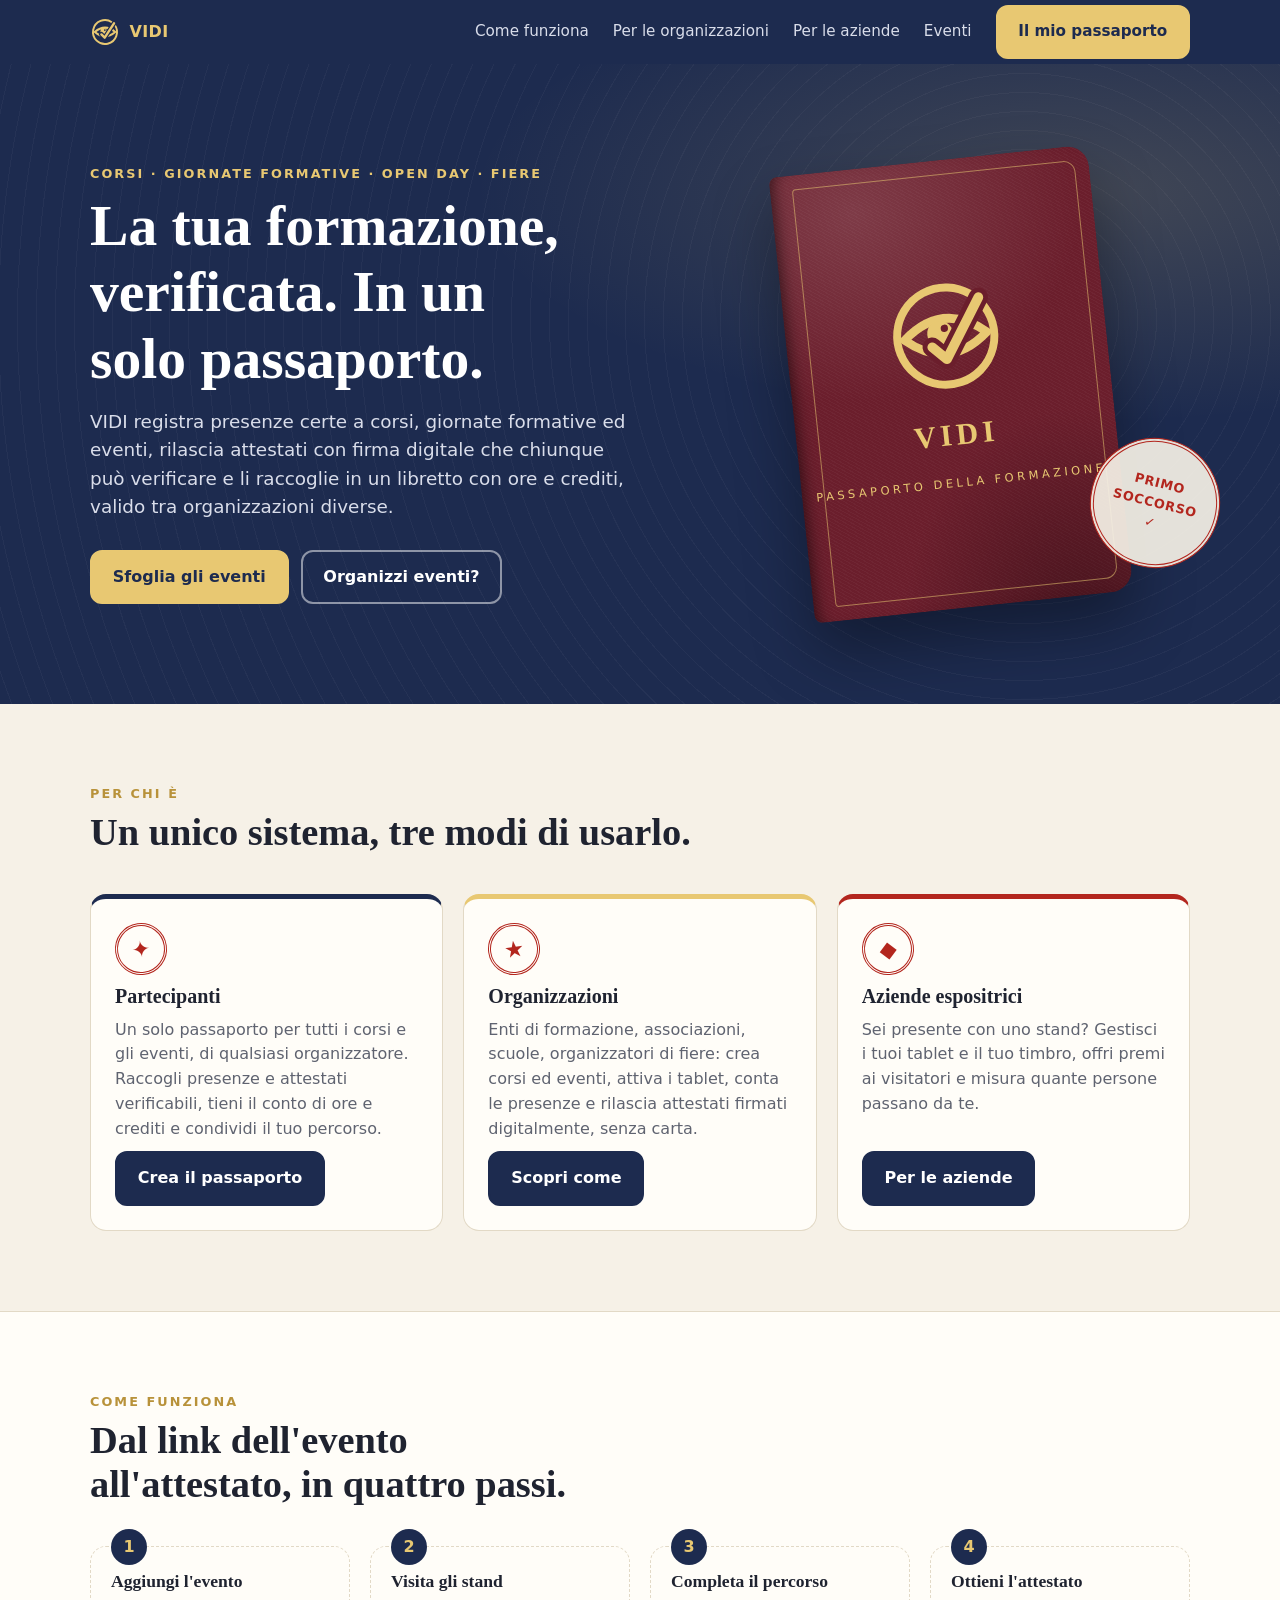
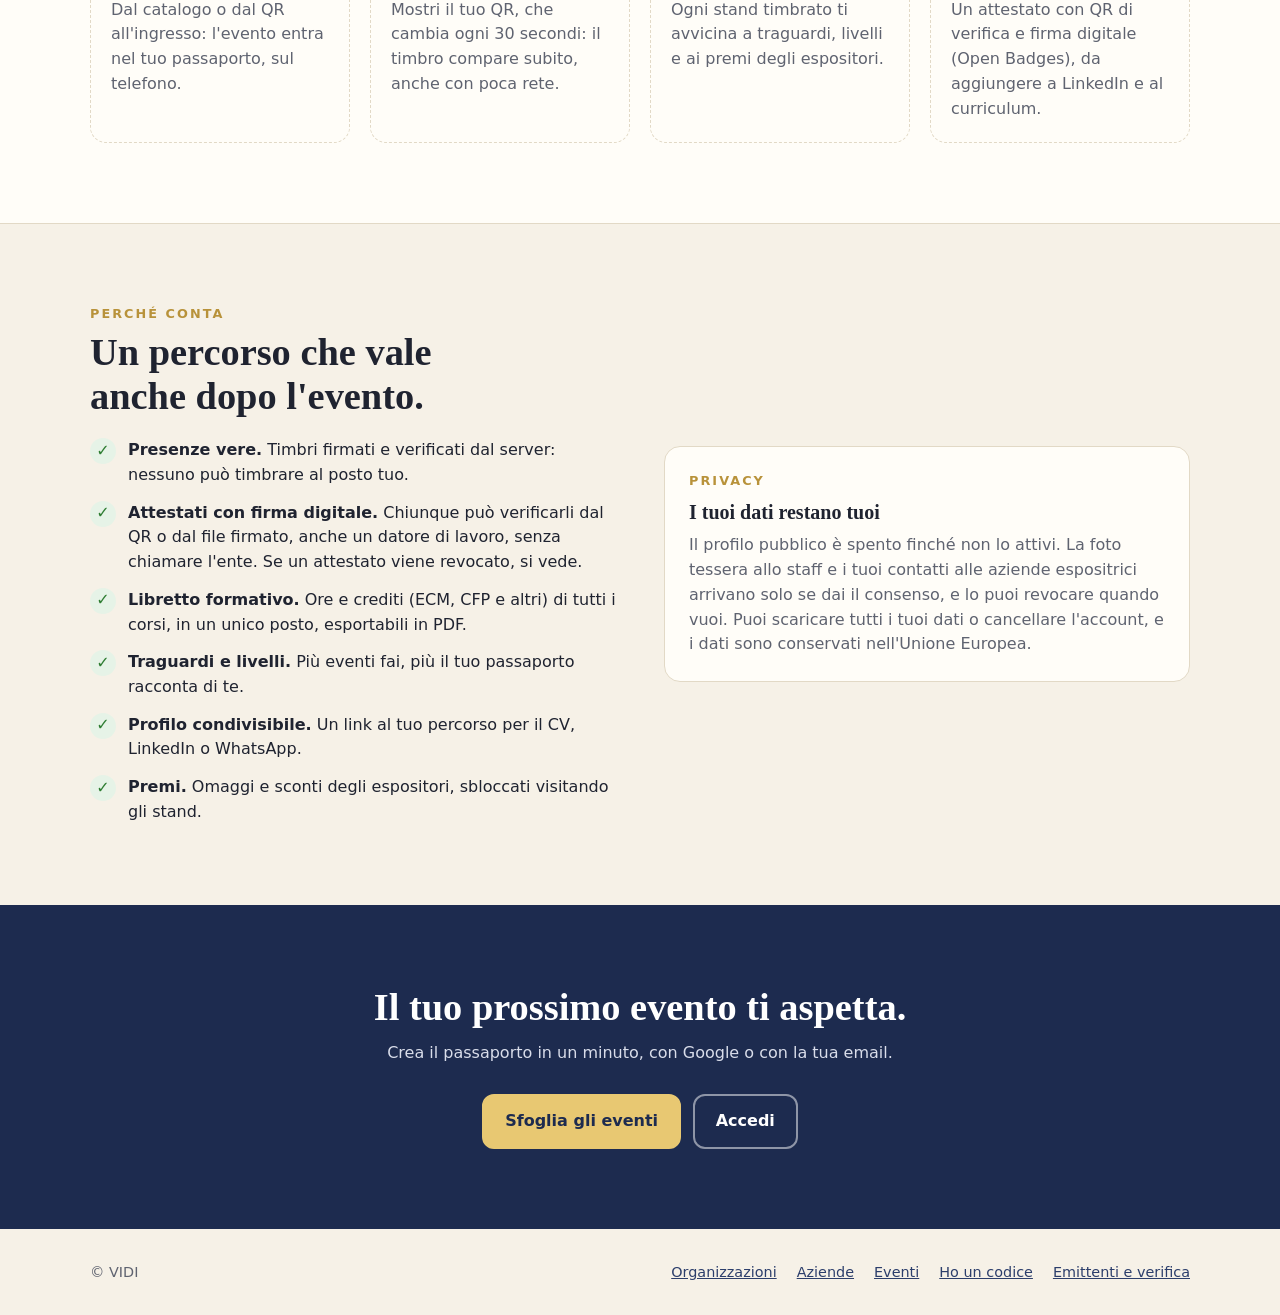
<file: index.html>
<!doctype html>
<html lang="it">
  <head>
    <meta charset="UTF-8" />
    <meta name="viewport" content="width=device-width, initial-scale=1.0" />
    <title>VIDI</title>
    <meta
      name="description"
      content="VIDI, il passaporto digitale della formazione verificata: presenze certe a corsi ed eventi, attestati con firma digitale verificabili da chiunque, libretto con ore e crediti."
    />
    <meta name="theme-color" content="#1d2b4f" />
    <link rel="icon" type="image/svg+xml" href="vidi-symbol.svg" />
    <link rel="stylesheet" href="style.css" />
    <script src="config.js" defer></script>
  </head>
  <body>
    <header class="site-header">
      <div class="wrap">
        <a class="logo" href="index.html">
          <svg viewBox="0 0 200 200" fill="none" stroke="currentColor" stroke-linecap="round" stroke-linejoin="round" aria-hidden="true">
            <path d="M 163.9 51.9 A 80 80 0 1 1 145.9 34.5" stroke-width="13" />
            <path d="M 32 100 Q 100 42 168 100 Q 100 158 32 100 Z" stroke-width="14" />
            <circle cx="91" cy="95" r="21" fill="currentColor" stroke="none" />
            <circle cx="99" cy="87" r="6" style="fill: var(--navy)" stroke="none" />
            <path d="M 76 116 L 98 138 L 160 42" stroke-width="32" style="stroke: var(--navy)" />
            <path d="M 76 116 L 98 138 L 160 42" stroke-width="16" />
          </svg>
          <span data-brand>VIDI</span>
        </a>
        <button class="nav-toggle" aria-expanded="false" aria-controls="nav">Menu</button>
        <nav class="site-nav" id="nav">
          <a href="#come-funziona">Come funziona</a>
          <a href="organizzazioni.html">Per le organizzazioni</a>
          <a href="aziende.html">Per le aziende</a>
          <a data-app="events" href="https://www.formazionesicurezza.org/protezionecivile/passaporto_formazione/events">Eventi</a>
          <a class="btn" data-app="" href="https://www.formazionesicurezza.org/protezionecivile/passaporto_formazione/">Il mio passaporto</a>
        </nav>
      </div>
    </header>

    <main>
      <section class="hero">
        <div class="wrap">
          <div>
            <span class="eyebrow">Corsi · Giornate formative · Open day · Fiere</span>
            <h1>La tua formazione, verificata. In un solo passaporto.</h1>
            <p class="lead">
              VIDI registra presenze certe a corsi, giornate formative ed eventi, rilascia attestati con firma digitale
              che chiunque può verificare e li raccoglie in un libretto con ore e crediti, valido tra organizzazioni
              diverse.
            </p>
            <div class="actions">
              <a class="btn" data-app="events" href="https://www.formazionesicurezza.org/protezionecivile/passaporto_formazione/events">Sfoglia gli eventi</a>
              <a class="btn ghost" href="organizzazioni.html">Organizzi eventi?</a>
            </div>
          </div>
          <div aria-hidden="true" style="position: relative">
            <div class="passport">
              <svg viewBox="0 0 200 200" fill="none" stroke="currentColor" stroke-linecap="round" stroke-linejoin="round" aria-hidden="true">
            <path d="M 163.9 51.9 A 80 80 0 1 1 145.9 34.5" stroke-width="13" />
            <path d="M 32 100 Q 100 42 168 100 Q 100 158 32 100 Z" stroke-width="14" />
            <circle cx="91" cy="95" r="21" fill="currentColor" stroke="none" />
            <circle cx="99" cy="87" r="6" style="fill: var(--passport-color)" stroke="none" />
            <path d="M 76 116 L 98 138 L 160 42" stroke-width="32" style="stroke: var(--passport-color)" />
            <path d="M 76 116 L 98 138 L 160 42" stroke-width="16" />
          </svg>
              <strong>VIDI</strong>
              <span>Passaporto della formazione</span>
            </div>
            <div class="stamp-mark">Primo<br />soccorso<br />✓</div>
          </div>
        </div>
      </section>

      <section id="per-chi">
        <div class="wrap">
          <div class="section-head">
            <span class="eyebrow">Per chi è</span>
            <h2>Un unico sistema, tre modi di usarlo.</h2>
          </div>
          <div class="grid">
            <article class="card audience">
              <span class="icon" aria-hidden="true">✦</span>
              <h3>Partecipanti</h3>
              <p>
                Un solo passaporto per tutti i corsi e gli eventi, di qualsiasi organizzatore. Raccogli presenze e
                attestati verificabili, tieni il conto di ore e crediti e condividi il tuo percorso.
              </p>
              <a class="btn dark" data-app="login" href="https://www.formazionesicurezza.org/protezionecivile/passaporto_formazione/login">Crea il passaporto</a>
            </article>
            <article class="card audience gold">
              <span class="icon" aria-hidden="true">★</span>
              <h3>Organizzazioni</h3>
              <p>
                Enti di formazione, associazioni, scuole, organizzatori di fiere: crea corsi ed eventi, attiva i tablet,
                conta le presenze e rilascia attestati firmati digitalmente, senza carta.
              </p>
              <a class="btn dark" href="organizzazioni.html">Scopri come</a>
            </article>
            <article class="card audience red">
              <span class="icon" aria-hidden="true">◆</span>
              <h3>Aziende espositrici</h3>
              <p>
                Sei presente con uno stand? Gestisci i tuoi tablet e il tuo timbro, offri premi ai visitatori e misura quante
                persone passano da te.
              </p>
              <a class="btn dark" href="aziende.html">Per le aziende</a>
            </article>
          </div>
        </div>
      </section>

      <section id="come-funziona" class="alt">
        <div class="wrap">
          <div class="section-head">
            <span class="eyebrow">Come funziona</span>
            <h2>Dal link dell'evento all'attestato, in quattro passi.</h2>
          </div>
          <ol class="steps">
            <li>
              <h3>Aggiungi l'evento</h3>
              <p>Dal catalogo o dal QR all'ingresso: l'evento entra nel tuo passaporto, sul telefono.</p>
            </li>
            <li>
              <h3>Visita gli stand</h3>
              <p>Mostri il tuo QR, che cambia ogni 30 secondi: il timbro compare subito, anche con poca rete.</p>
            </li>
            <li>
              <h3>Completa il percorso</h3>
              <p>Ogni stand timbrato ti avvicina a traguardi, livelli e ai premi degli espositori.</p>
            </li>
            <li>
              <h3>Ottieni l'attestato</h3>
              <p>Un attestato con QR di verifica e firma digitale (Open Badges), da aggiungere a LinkedIn e al curriculum.</p>
            </li>
          </ol>
        </div>
      </section>

      <section>
        <div class="wrap split">
          <div>
            <span class="eyebrow">Perché conta</span>
            <h2 style="margin: 0.4rem 0 1.25rem; font-size: clamp(1.7rem, 4vw, 2.4rem)">Un percorso che vale anche dopo l'evento.</h2>
            <ul class="checklist">
              <li><span><strong>Presenze vere.</strong> Timbri firmati e verificati dal server: nessuno può timbrare al posto tuo.</span></li>
              <li><span><strong>Attestati con firma digitale.</strong> Chiunque può verificarli dal QR o dal file firmato, anche un datore di lavoro, senza chiamare l'ente. Se un attestato viene revocato, si vede.</span></li>
              <li><span><strong>Libretto formativo.</strong> Ore e crediti (ECM, CFP e altri) di tutti i corsi, in un unico posto, esportabili in PDF.</span></li>
              <li><span><strong>Traguardi e livelli.</strong> Più eventi fai, più il tuo passaporto racconta di te.</span></li>
              <li><span><strong>Profilo condivisibile.</strong> Un link al tuo percorso per il CV, LinkedIn o WhatsApp.</span></li>
              <li><span><strong>Premi.</strong> Omaggi e sconti degli espositori, sbloccati visitando gli stand.</span></li>
            </ul>
          </div>
          <div class="card">
            <span class="eyebrow">Privacy</span>
            <h3>I tuoi dati restano tuoi</h3>
            <p>
              Il profilo pubblico è spento finché non lo attivi. La foto tessera allo staff e i tuoi contatti alle aziende
              espositrici arrivano solo se dai il consenso, e lo puoi revocare quando vuoi. Puoi scaricare tutti i tuoi dati
              o cancellare l'account, e i dati sono conservati nell'Unione Europea.
            </p>
          </div>
        </div>
      </section>

      <section class="cta">
        <div class="wrap">
          <h2>Il tuo prossimo evento ti aspetta.</h2>
          <p>Crea il passaporto in un minuto, con Google o con la tua email.</p>
          <div class="actions">
            <a class="btn" data-app="events" href="https://www.formazionesicurezza.org/protezionecivile/passaporto_formazione/events">Sfoglia gli eventi</a>
            <a class="btn ghost" data-app="login" href="https://www.formazionesicurezza.org/protezionecivile/passaporto_formazione/login">Accedi</a>
          </div>
        </div>
      </section>
    </main>

    <footer>
      <div class="wrap">
        <span>© <span data-brand>VIDI</span></span>
        <nav>
          <a href="organizzazioni.html">Organizzazioni</a>
          <a href="aziende.html">Aziende</a>
          <a data-app="events" href="https://www.formazionesicurezza.org/protezionecivile/passaporto_formazione/events">Eventi</a>
          <a data-app="accreditation" href="https://www.formazionesicurezza.org/protezionecivile/passaporto_formazione/accreditation">Ho un codice</a>
          <a href="emittenti/">Emittenti e verifica</a>
        </nav>
      </div>
    </footer>
  </body>
</html>
</file>
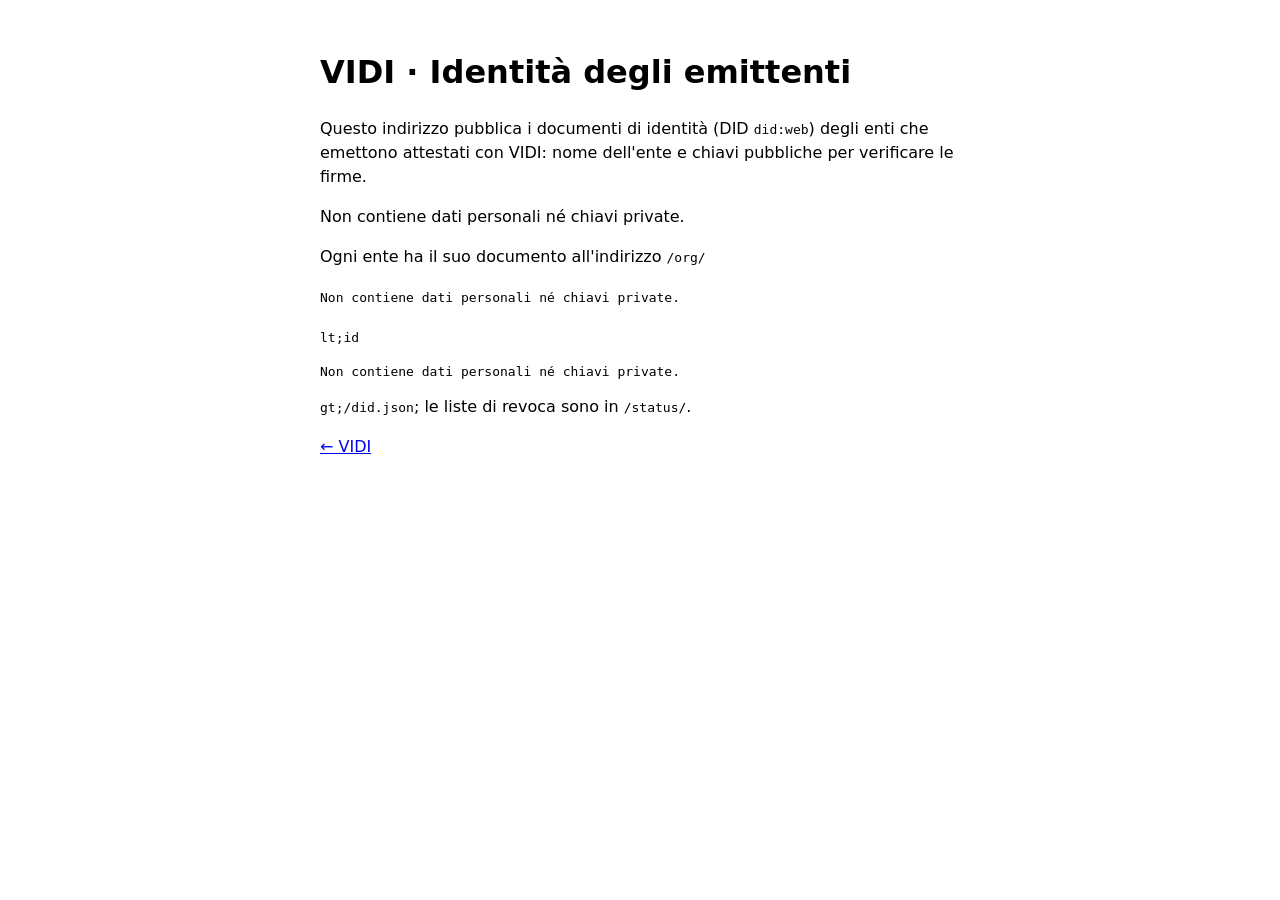
<file: emittenti/index.html>
<!doctype html>
<html lang="it">
<head><meta charset="utf-8"><meta name="viewport" content="width=device-width, initial-scale=1"><title>VIDI · Identità degli emittenti</title></head>
<body style="font-family:system-ui,sans-serif;max-width:40rem;margin:3rem auto;padding:0 1rem;line-height:1.5">
<h1>VIDI · Identità degli emittenti</h1>
<p>Questo indirizzo pubblica i documenti di identità (DID <code>did:web</code>) degli enti che emettono attestati con VIDI: nome dell'ente e chiavi pubbliche per verificare le firme.</p>
<p>Non contiene dati personali né chiavi private.</p>
<p>Ogni ente ha il suo documento all'indirizzo <code>/org/<p>Non contiene dati personali né chiavi private.</p>lt;id<p>Non contiene dati personali né chiavi private.</p>gt;/did.json</code>; le liste di revoca sono in <code>/status/</code>.</p>
<p><a href="../">← VIDI</a></p>
</body>
</html>
</file>
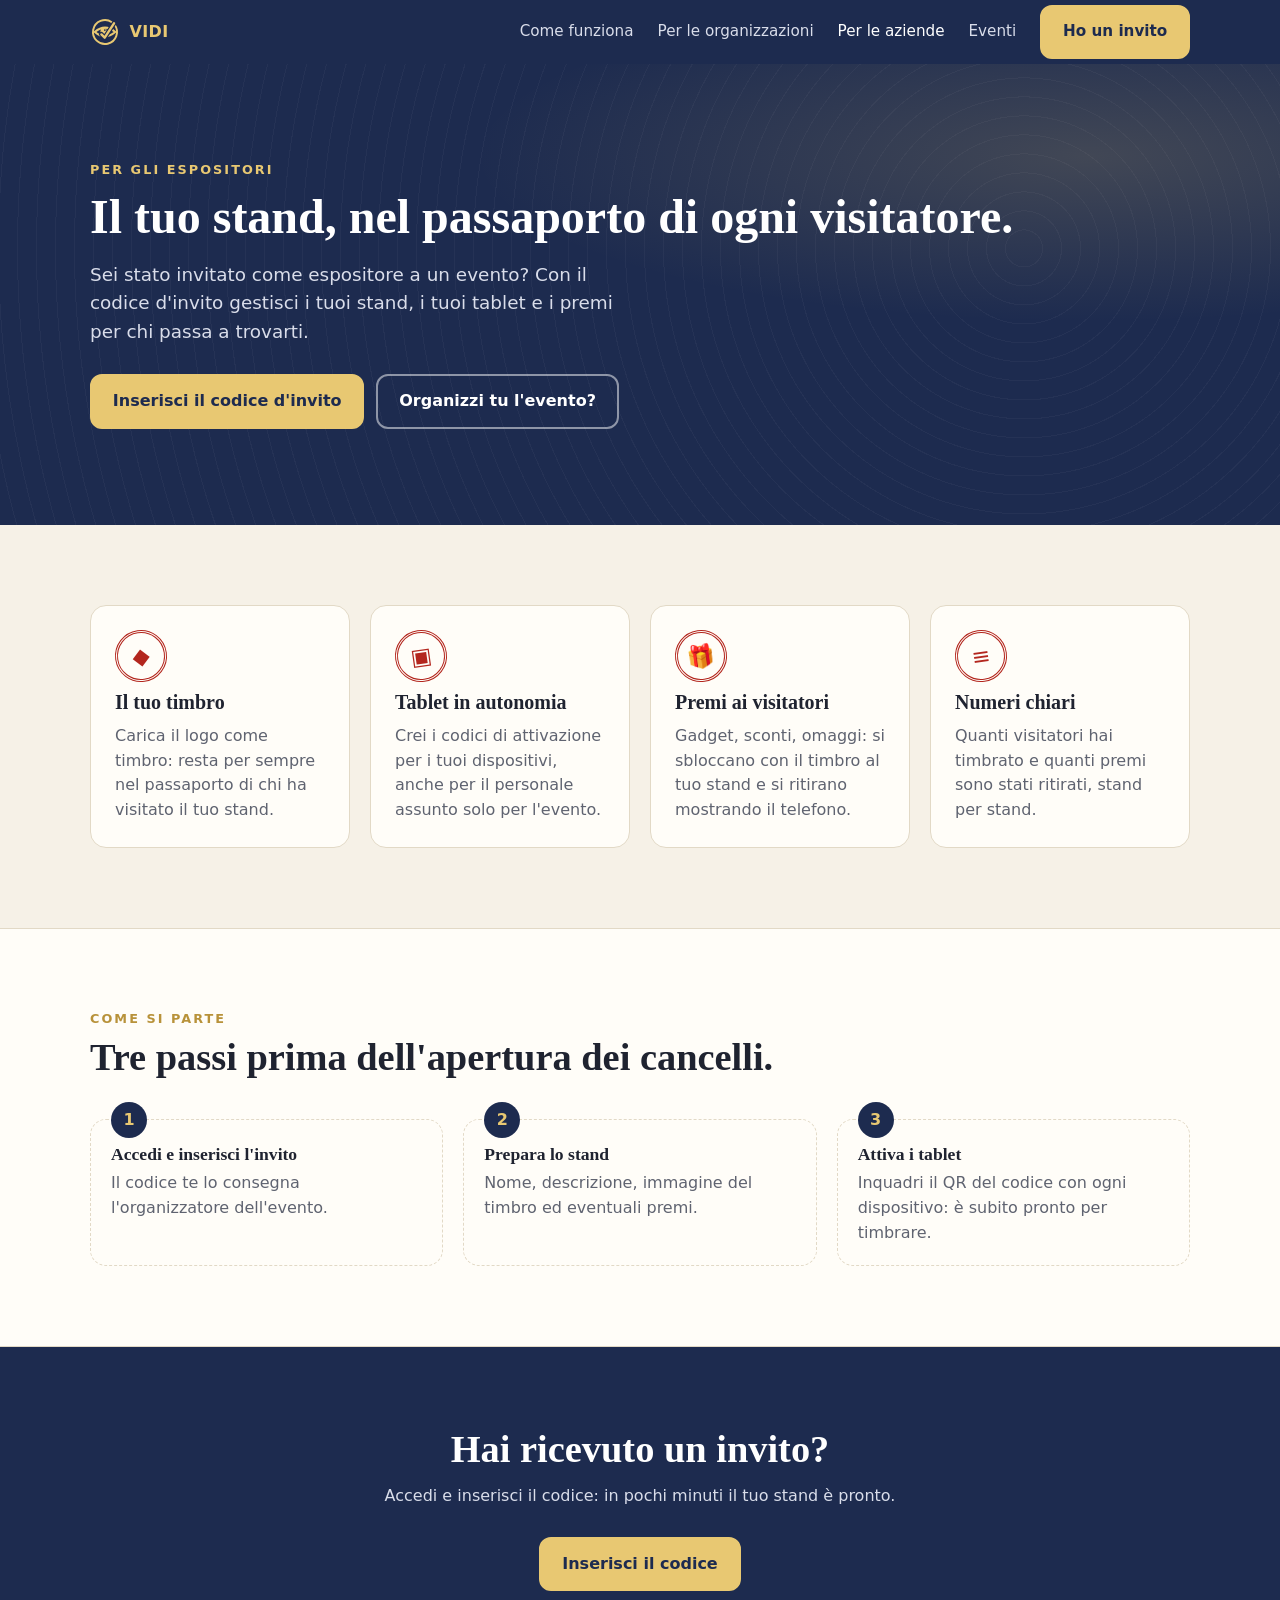
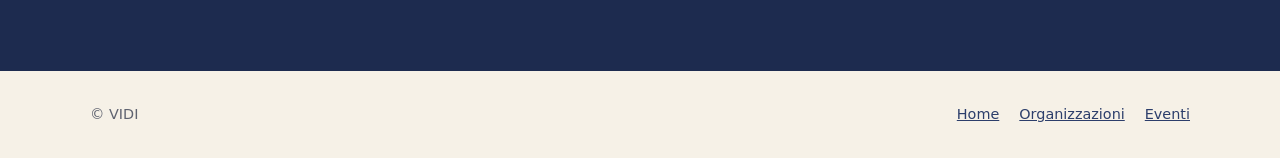
<file: aziende.html>
<!doctype html>
<html lang="it">
  <head>
    <meta charset="UTF-8" />
    <meta name="viewport" content="width=device-width, initial-scale=1.0" />
    <title>Per le aziende · VIDI</title>
    <meta
      name="description"
      content="Espositori a fiere ed eventi: attiva i tablet del tuo stand, personalizza il timbro, offri premi ai visitatori e misura il passaggio allo stand."
    />
    <meta name="theme-color" content="#1d2b4f" />
    <link rel="icon" type="image/svg+xml" href="vidi-symbol.svg" />
    <link rel="stylesheet" href="style.css" />
    <script src="config.js" defer></script>
  </head>
  <body>
    <header class="site-header">
      <div class="wrap">
        <a class="logo" href="index.html">
          <svg viewBox="0 0 200 200" fill="none" stroke="currentColor" stroke-linecap="round" stroke-linejoin="round" aria-hidden="true">
            <path d="M 163.9 51.9 A 80 80 0 1 1 145.9 34.5" stroke-width="13" />
            <path d="M 32 100 Q 100 42 168 100 Q 100 158 32 100 Z" stroke-width="14" />
            <circle cx="91" cy="95" r="21" fill="currentColor" stroke="none" />
            <circle cx="99" cy="87" r="6" style="fill: var(--navy)" stroke="none" />
            <path d="M 76 116 L 98 138 L 160 42" stroke-width="32" style="stroke: var(--navy)" />
            <path d="M 76 116 L 98 138 L 160 42" stroke-width="16" />
          </svg>
          <span data-brand>VIDI</span>
        </a>
        <button class="nav-toggle" aria-expanded="false" aria-controls="nav">Menu</button>
        <nav class="site-nav" id="nav">
          <a href="index.html#come-funziona">Come funziona</a>
          <a href="organizzazioni.html">Per le organizzazioni</a>
          <a href="aziende.html" aria-current="page">Per le aziende</a>
          <a data-app="events" href="https://www.formazionesicurezza.org/protezionecivile/passaporto_formazione/events">Eventi</a>
          <a class="btn" data-app="accreditation" href="https://www.formazionesicurezza.org/protezionecivile/passaporto_formazione/accreditation">Ho un invito</a>
        </nav>
      </div>
    </header>

    <main>
      <section class="hero small">
        <div class="wrap">
          <div>
            <span class="eyebrow">Per gli espositori</span>
            <h1>Il tuo stand, nel passaporto di ogni visitatore.</h1>
            <p class="lead">
              Sei stato invitato come espositore a un evento? Con il codice d'invito gestisci i tuoi stand, i tuoi tablet e
              i premi per chi passa a trovarti.
            </p>
            <div class="actions">
              <a class="btn" data-app="accreditation" href="https://www.formazionesicurezza.org/protezionecivile/passaporto_formazione/accreditation">Inserisci il codice d'invito</a>
              <a class="btn ghost" href="organizzazioni.html">Organizzi tu l'evento?</a>
            </div>
          </div>
        </div>
      </section>

      <section>
        <div class="wrap">
          <div class="grid">
            <article class="card">
              <span class="icon" aria-hidden="true">◆</span>
              <h3>Il tuo timbro</h3>
              <p>Carica il logo come timbro: resta per sempre nel passaporto di chi ha visitato il tuo stand.</p>
            </article>
            <article class="card">
              <span class="icon" aria-hidden="true">▣</span>
              <h3>Tablet in autonomia</h3>
              <p>Crei i codici di attivazione per i tuoi dispositivi, anche per il personale assunto solo per l'evento.</p>
            </article>
            <article class="card">
              <span class="icon" aria-hidden="true">🎁</span>
              <h3>Premi ai visitatori</h3>
              <p>Gadget, sconti, omaggi: si sbloccano con il timbro al tuo stand e si ritirano mostrando il telefono.</p>
            </article>
            <article class="card">
              <span class="icon" aria-hidden="true">≡</span>
              <h3>Numeri chiari</h3>
              <p>Quanti visitatori hai timbrato e quanti premi sono stati ritirati, stand per stand.</p>
            </article>
          </div>
        </div>
      </section>

      <section class="alt">
        <div class="wrap">
          <div class="section-head">
            <span class="eyebrow">Come si parte</span>
            <h2>Tre passi prima dell'apertura dei cancelli.</h2>
          </div>
          <ol class="steps">
            <li>
              <h3>Accedi e inserisci l'invito</h3>
              <p>Il codice te lo consegna l'organizzatore dell'evento.</p>
            </li>
            <li>
              <h3>Prepara lo stand</h3>
              <p>Nome, descrizione, immagine del timbro ed eventuali premi.</p>
            </li>
            <li>
              <h3>Attiva i tablet</h3>
              <p>Inquadri il QR del codice con ogni dispositivo: è subito pronto per timbrare.</p>
            </li>
          </ol>
        </div>
      </section>

      <section class="cta">
        <div class="wrap">
          <h2>Hai ricevuto un invito?</h2>
          <p>Accedi e inserisci il codice: in pochi minuti il tuo stand è pronto.</p>
          <div class="actions">
            <a class="btn" data-app="accreditation" href="https://www.formazionesicurezza.org/protezionecivile/passaporto_formazione/accreditation">Inserisci il codice</a>
          </div>
        </div>
      </section>
    </main>

    <footer>
      <div class="wrap">
        <span>© <span data-brand>VIDI</span></span>
        <nav>
          <a href="index.html">Home</a>
          <a href="organizzazioni.html">Organizzazioni</a>
          <a data-app="events" href="https://www.formazionesicurezza.org/protezionecivile/passaporto_formazione/events">Eventi</a>
        </nav>
      </div>
    </footer>
  </body>
</html>
</file>
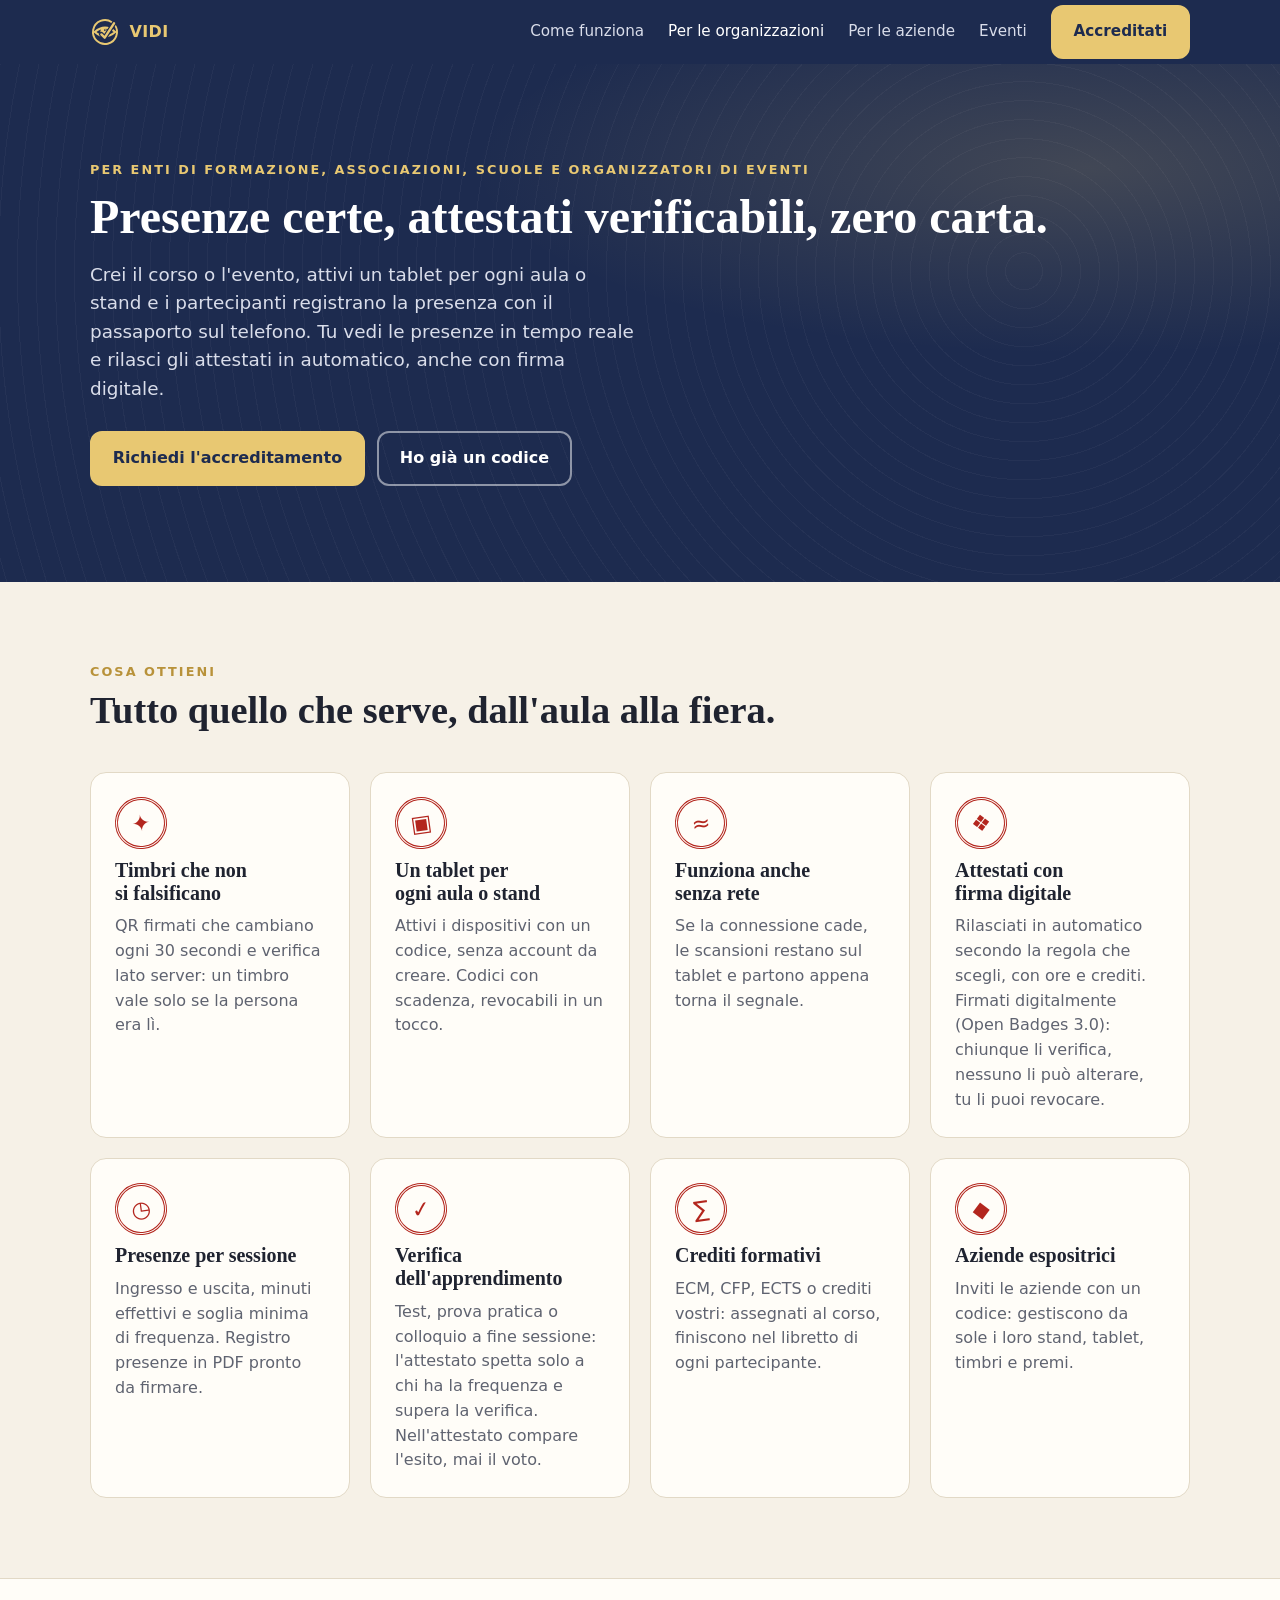
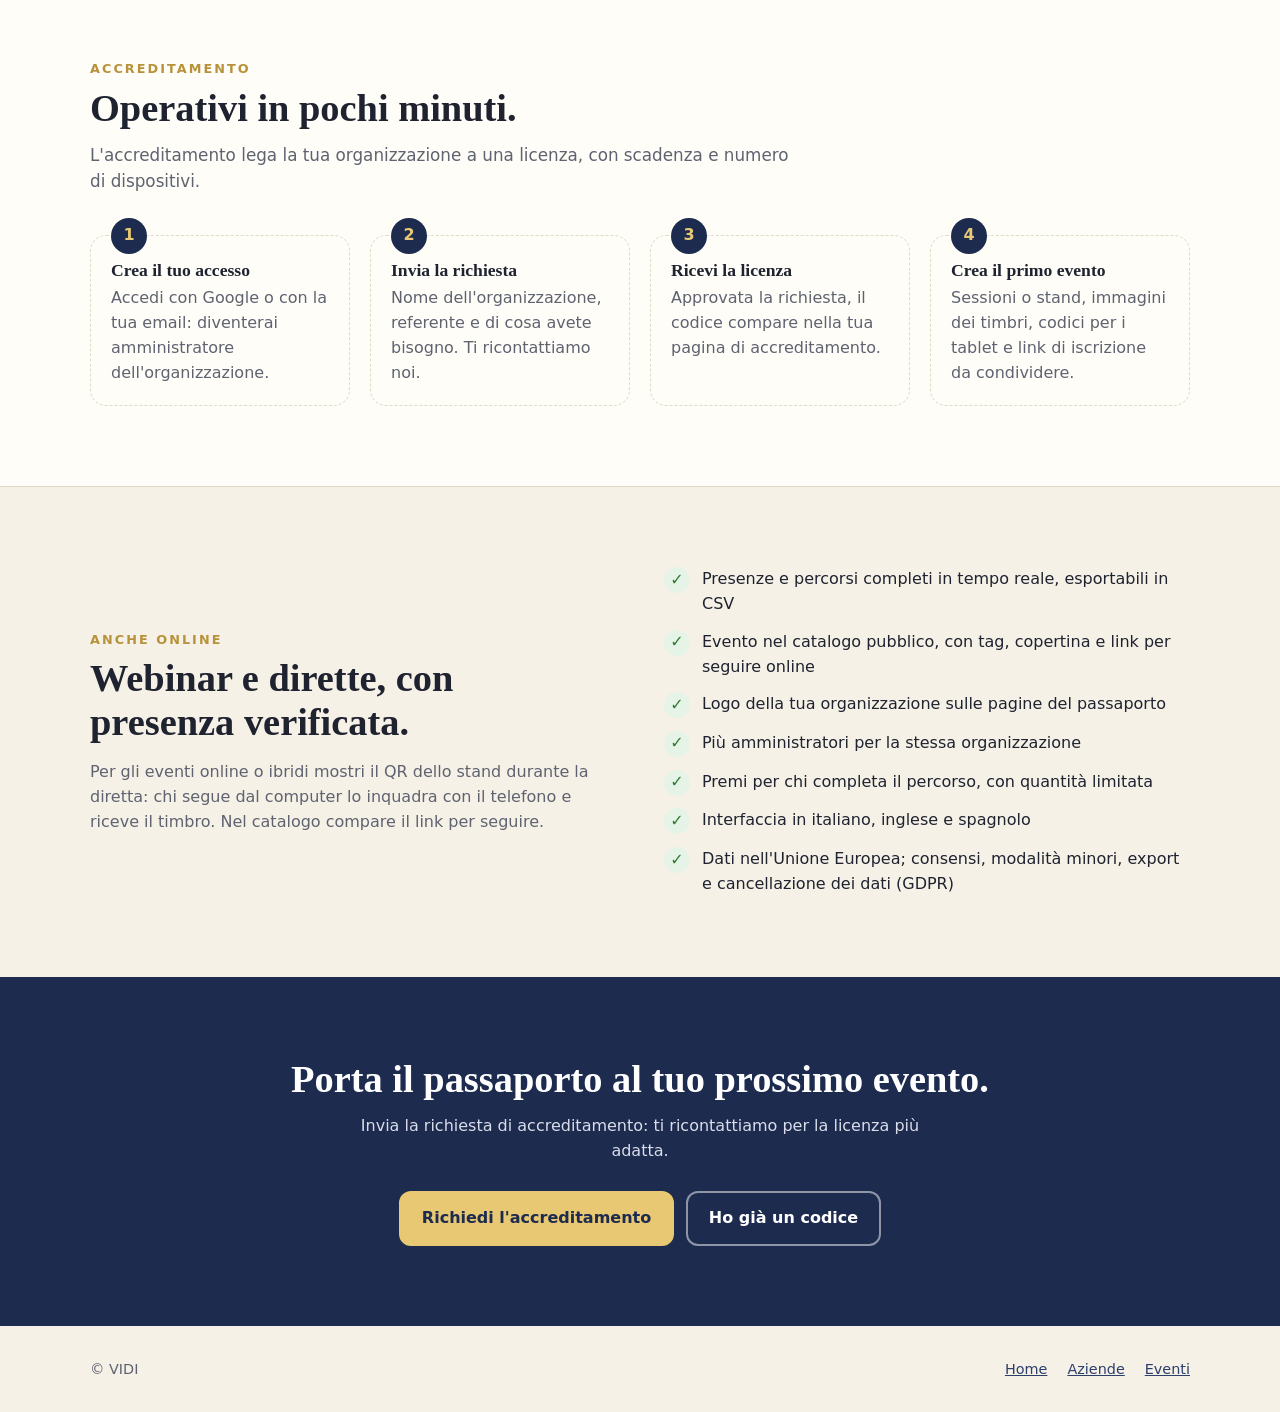
<file: organizzazioni.html>
<!doctype html>
<html lang="it">
  <head>
    <meta charset="UTF-8" />
    <meta name="viewport" content="width=device-width, initial-scale=1.0" />
    <title>Per le organizzazioni · VIDI</title>
    <meta
      name="description"
      content="Eventi a stand senza carta: timbri verificati, tablet per ogni stand, presenze in tempo reale, attestati e premi. Richiedi l'accreditamento della tua organizzazione."
    />
    <meta name="theme-color" content="#1d2b4f" />
    <link rel="icon" type="image/svg+xml" href="vidi-symbol.svg" />
    <link rel="stylesheet" href="style.css" />
    <script src="config.js" defer></script>
  </head>
  <body>
    <header class="site-header">
      <div class="wrap">
        <a class="logo" href="index.html">
          <svg viewBox="0 0 200 200" fill="none" stroke="currentColor" stroke-linecap="round" stroke-linejoin="round" aria-hidden="true">
            <path d="M 163.9 51.9 A 80 80 0 1 1 145.9 34.5" stroke-width="13" />
            <path d="M 32 100 Q 100 42 168 100 Q 100 158 32 100 Z" stroke-width="14" />
            <circle cx="91" cy="95" r="21" fill="currentColor" stroke="none" />
            <circle cx="99" cy="87" r="6" style="fill: var(--navy)" stroke="none" />
            <path d="M 76 116 L 98 138 L 160 42" stroke-width="32" style="stroke: var(--navy)" />
            <path d="M 76 116 L 98 138 L 160 42" stroke-width="16" />
          </svg>
          <span data-brand>VIDI</span>
        </a>
        <button class="nav-toggle" aria-expanded="false" aria-controls="nav">Menu</button>
        <nav class="site-nav" id="nav">
          <a href="index.html#come-funziona">Come funziona</a>
          <a href="organizzazioni.html" aria-current="page">Per le organizzazioni</a>
          <a href="aziende.html">Per le aziende</a>
          <a data-app="events" href="https://www.formazionesicurezza.org/protezionecivile/passaporto_formazione/events">Eventi</a>
          <a class="btn" data-app="accreditation?request=1" href="https://www.formazionesicurezza.org/protezionecivile/passaporto_formazione/accreditation?request=1">Accreditati</a>
        </nav>
      </div>
    </header>

    <main>
      <section class="hero small">
        <div class="wrap">
          <div>
            <span class="eyebrow">Per enti di formazione, associazioni, scuole e organizzatori di eventi</span>
            <h1>Presenze certe, attestati verificabili, zero carta.</h1>
            <p class="lead">
              Crei il corso o l'evento, attivi un tablet per ogni aula o stand e i partecipanti registrano la presenza con
              il passaporto sul telefono. Tu vedi le presenze in tempo reale e rilasci gli attestati in automatico, anche
              con firma digitale.
            </p>
            <div class="actions">
              <a class="btn" data-app="accreditation?request=1" href="https://www.formazionesicurezza.org/protezionecivile/passaporto_formazione/accreditation?request=1">Richiedi l'accreditamento</a>
              <a class="btn ghost" data-app="accreditation" href="https://www.formazionesicurezza.org/protezionecivile/passaporto_formazione/accreditation">Ho già un codice</a>
            </div>
          </div>
        </div>
      </section>

      <section>
        <div class="wrap">
          <div class="section-head">
            <span class="eyebrow">Cosa ottieni</span>
            <h2>Tutto quello che serve, dall'aula alla fiera.</h2>
          </div>
          <div class="grid">
            <article class="card">
              <span class="icon" aria-hidden="true">✦</span>
              <h3>Timbri che non si falsificano</h3>
              <p>QR firmati che cambiano ogni 30 secondi e verifica lato server: un timbro vale solo se la persona era lì.</p>
            </article>
            <article class="card">
              <span class="icon" aria-hidden="true">▣</span>
              <h3>Un tablet per ogni aula o stand</h3>
              <p>
                Attivi i dispositivi con un codice, senza account da creare. Codici con scadenza, revocabili in un tocco.
              </p>
            </article>
            <article class="card">
              <span class="icon" aria-hidden="true">≈</span>
              <h3>Funziona anche senza rete</h3>
              <p>Se la connessione cade, le scansioni restano sul tablet e partono appena torna il segnale.</p>
            </article>
            <article class="card">
              <span class="icon" aria-hidden="true">❖</span>
              <h3>Attestati con firma digitale</h3>
              <p>
                Rilasciati in automatico secondo la regola che scegli, con ore e crediti. Firmati digitalmente (Open Badges
                3.0): chiunque li verifica, nessuno li può alterare, tu li puoi revocare.
              </p>
            </article>
            <article class="card">
              <span class="icon" aria-hidden="true">◷</span>
              <h3>Presenze per sessione</h3>
              <p>
                Ingresso e uscita, minuti effettivi e soglia minima di frequenza. Registro presenze in PDF pronto da firmare.
              </p>
            </article>
            <article class="card">
              <span class="icon" aria-hidden="true">✓</span>
              <h3>Verifica dell'apprendimento</h3>
              <p>
                Test, prova pratica o colloquio a fine sessione: l'attestato spetta solo a chi ha la frequenza e supera la
                verifica. Nell'attestato compare l'esito, mai il voto.
              </p>
            </article>
            <article class="card">
              <span class="icon" aria-hidden="true">∑</span>
              <h3>Crediti formativi</h3>
              <p>ECM, CFP, ECTS o crediti vostri: assegnati al corso, finiscono nel libretto di ogni partecipante.</p>
            </article>
            <article class="card">
              <span class="icon" aria-hidden="true">◆</span>
              <h3>Aziende espositrici</h3>
              <p>Inviti le aziende con un codice: gestiscono da sole i loro stand, tablet, timbri e premi.</p>
            </article>
          </div>
        </div>
      </section>

      <section class="alt">
        <div class="wrap">
          <div class="section-head">
            <span class="eyebrow">Accreditamento</span>
            <h2>Operativi in pochi minuti.</h2>
            <p>L'accreditamento lega la tua organizzazione a una licenza, con scadenza e numero di dispositivi.</p>
          </div>
          <ol class="steps">
            <li>
              <h3>Crea il tuo accesso</h3>
              <p>Accedi con Google o con la tua email: diventerai amministratore dell'organizzazione.</p>
            </li>
            <li>
              <h3>Invia la richiesta</h3>
              <p>Nome dell'organizzazione, referente e di cosa avete bisogno. Ti ricontattiamo noi.</p>
            </li>
            <li>
              <h3>Ricevi la licenza</h3>
              <p>Approvata la richiesta, il codice compare nella tua pagina di accreditamento.</p>
            </li>
            <li>
              <h3>Crea il primo evento</h3>
              <p>Sessioni o stand, immagini dei timbri, codici per i tablet e link di iscrizione da condividere.</p>
            </li>
          </ol>
        </div>
      </section>

      <section>
        <div class="wrap split">
          <div>
            <span class="eyebrow">Anche online</span>
            <h2 style="margin: 0.4rem 0 1rem; font-size: clamp(1.7rem, 4vw, 2.4rem)">Webinar e dirette, con presenza verificata.</h2>
            <p style="color: var(--muted)">
              Per gli eventi online o ibridi mostri il QR dello stand durante la diretta: chi segue dal computer lo
              inquadra con il telefono e riceve il timbro. Nel catalogo compare il link per seguire.
            </p>
          </div>
          <ul class="checklist">
            <li><span>Presenze e percorsi completi in tempo reale, esportabili in CSV</span></li>
            <li><span>Evento nel catalogo pubblico, con tag, copertina e link per seguire online</span></li>
            <li><span>Logo della tua organizzazione sulle pagine del passaporto</span></li>
            <li><span>Più amministratori per la stessa organizzazione</span></li>
            <li><span>Premi per chi completa il percorso, con quantità limitata</span></li>
            <li><span>Interfaccia in italiano, inglese e spagnolo</span></li>
            <li><span>Dati nell'Unione Europea; consensi, modalità minori, export e cancellazione dei dati (GDPR)</span></li>
          </ul>
        </div>
      </section>

      <section class="cta">
        <div class="wrap">
          <h2>Porta il passaporto al tuo prossimo evento.</h2>
          <p>Invia la richiesta di accreditamento: ti ricontattiamo per la licenza più adatta.</p>
          <div class="actions">
            <a class="btn" data-app="accreditation?request=1" href="https://www.formazionesicurezza.org/protezionecivile/passaporto_formazione/accreditation?request=1">Richiedi l'accreditamento</a>
            <a class="btn ghost" data-app="accreditation" href="https://www.formazionesicurezza.org/protezionecivile/passaporto_formazione/accreditation">Ho già un codice</a>
          </div>
        </div>
      </section>
    </main>

    <footer>
      <div class="wrap">
        <span>© <span data-brand>VIDI</span></span>
        <nav>
          <a href="index.html">Home</a>
          <a href="aziende.html">Aziende</a>
          <a data-app="events" href="https://www.formazionesicurezza.org/protezionecivile/passaporto_formazione/events">Eventi</a>
        </nav>
      </div>
    </footer>
  </body>
</html>
</file>
<file: style.css>
:root {
  --navy: #1d2b4f;
  --passport-color: #6b1e2c;
  --navy-soft: #2c3e6b;
  --gold: #e8c872;
  --gold-deep: #b8923a;
  --paper: #f6f1e7;
  --card: #fffdf8;
  --line: #e2d9c6;
  --text: #1f2330;
  --muted: #5f6370;
  --stamp: #b3261e;
  --radius: 16px;
  color-scheme: light;
}

* {
  box-sizing: border-box;
}

html {
  scroll-behavior: smooth;
}

body {
  margin: 0;
  font-family: system-ui, -apple-system, 'Segoe UI', Roboto, sans-serif;
  line-height: 1.55;
  color: var(--text);
  background: var(--paper);
  -webkit-font-smoothing: antialiased;
}

h1,
h2,
h3 {
  margin: 0;
  line-height: 1.15;
  font-family: Georgia, 'Times New Roman', serif;
  text-wrap: balance;
}

p {
  margin: 0;
}

a {
  color: var(--navy-soft);
}

img {
  max-width: 100%;
}

.wrap {
  width: min(1100px, 100% - 32px);
  margin: 0 auto;
}

/* ---- Intestazione ---- */

.site-header {
  position: sticky;
  top: 0;
  z-index: 10;
  background: var(--navy);
  color: #fff;
}

.site-header .wrap {
  display: flex;
  align-items: center;
  justify-content: space-between;
  gap: 1rem;
  min-height: 64px;
}

.logo {
  display: inline-flex;
  align-items: center;
  gap: 0.6rem;
  color: var(--gold);
  font-weight: 700;
  letter-spacing: 0.02em;
  text-decoration: none;
}

.logo svg {
  width: 30px;
  height: 30px;
}

.site-nav {
  display: flex;
  align-items: center;
  gap: 1.5rem;
}

.site-nav a {
  color: #d9ddea;
  text-decoration: none;
  font-size: 0.95rem;
}

.site-nav a:hover,
.site-nav a[aria-current='page'] {
  color: #fff;
}

.site-nav .btn {
  color: var(--navy);
}

.nav-toggle {
  display: none;
  padding: 0.5rem;
  border: 1px solid rgb(255 255 255 / 0.3);
  border-radius: 8px;
  background: none;
  color: #fff;
  font: inherit;
}

@media (max-width: 760px) {
  .nav-toggle {
    display: block;
  }

  .site-nav {
    display: none;
    position: absolute;
    top: 64px;
    left: 0;
    right: 0;
    flex-direction: column;
    align-items: stretch;
    gap: 0;
    padding: 0.5rem 16px 1rem;
    background: var(--navy);
  }

  .site-nav.open {
    display: flex;
  }

  .site-nav a {
    padding: 0.7rem 0;
  }

  .site-nav .btn {
    margin-top: 0.5rem;
    text-align: center;
  }
}

/* ---- Bottoni ---- */

.btn {
  display: inline-flex;
  align-items: center;
  justify-content: center;
  gap: 0.5rem;
  padding: 0.8rem 1.3rem;
  border-radius: 12px;
  background: var(--gold);
  color: var(--navy);
  font-weight: 700;
  text-decoration: none;
  border: 2px solid var(--gold);
  transition: transform 0.15s ease;
}

.btn:hover {
  transform: translateY(-1px);
}

.btn.ghost {
  background: transparent;
  color: #fff;
  border-color: rgb(255 255 255 / 0.5);
}

.btn.dark {
  background: var(--navy);
  border-color: var(--navy);
  color: #fff;
}

.btn.outline {
  background: transparent;
  border-color: var(--navy);
  color: var(--navy);
}

.actions {
  display: flex;
  flex-wrap: wrap;
  gap: 0.75rem;
}

/* ---- Hero ---- */

.hero {
  position: relative;
  overflow: hidden;
  padding: clamp(3rem, 8vw, 6rem) 0;
  color: #fff;
  background:
    radial-gradient(80% 60% at 85% 20%, rgb(232 200 114 / 0.18), transparent 60%),
    repeating-radial-gradient(circle at 80% 40%, transparent 0 18px, rgb(255 255 255 / 0.035) 18px 19px),
    var(--navy);
}

.hero .wrap {
  display: grid;
  grid-template-columns: 1.2fr 1fr;
  align-items: center;
  gap: 3rem;
}

.hero .eyebrow {
  color: var(--gold);
}

.hero h1 {
  margin: 0.6rem 0 1rem;
  font-size: clamp(2.2rem, 6vw, 3.6rem);
}

.hero p.lead {
  max-width: 34rem;
  margin-bottom: 1.75rem;
  font-size: 1.15rem;
  color: #d9ddea;
}

.hero.small .wrap {
  grid-template-columns: 1fr;
}

.hero.small h1 {
  font-size: clamp(2rem, 5vw, 3rem);
}

@media (max-width: 860px) {
  .hero .wrap {
    grid-template-columns: 1fr;
  }
}

.eyebrow {
  display: block;
  font-size: 0.8rem;
  font-weight: 700;
  letter-spacing: 0.16em;
  text-transform: uppercase;
  color: var(--gold-deep);
}

/* Copertina di passaporto disegnata in CSS, come nell'app */
.passport {
  position: relative;
  width: min(320px, 80vw);
  aspect-ratio: 5 / 7;
  margin: 0 auto;
  display: flex;
  flex-direction: column;
  align-items: center;
  justify-content: center;
  gap: 1rem;
  border-radius: 8px 22px 22px 8px;
  color: var(--gold);
  text-align: center;
  background:
    radial-gradient(120% 70% at 25% 10%, rgb(255 255 255 / 0.13), transparent 60%),
    radial-gradient(90% 80% at 85% 110%, rgb(0 0 0 / 0.35), transparent 65%),
    repeating-linear-gradient(35deg, rgb(255 255 255 / 0.03) 0 1px, transparent 1px 3px),
    var(--passport-color);
  box-shadow:
    inset 14px 0 16px -12px rgb(0 0 0 / 0.6),
    0 30px 60px rgb(0 0 0 / 0.35);
  transform: rotate(-6deg);
}

.passport::before {
  content: '';
  position: absolute;
  inset: 14px 14px 14px 22px;
  border: 1.5px solid rgb(232 200 114 / 0.55);
  border-radius: 4px 12px 12px 4px;
}

.passport svg {
  width: 38%;
}

.passport strong {
  font-family: Georgia, 'Times New Roman', serif;
  font-size: 1.9rem;
  letter-spacing: 0.14em;
  text-transform: uppercase;
}

.passport span {
  font-size: 0.72rem;
  letter-spacing: 0.3em;
  text-transform: uppercase;
}

.stamp-mark {
  position: absolute;
  right: -30px;
  bottom: 40px;
  width: 130px;
  height: 130px;
  display: grid;
  place-items: center;
  border: 4px double var(--stamp);
  border-radius: 50%;
  color: var(--stamp);
  font-weight: 800;
  font-size: 0.8rem;
  letter-spacing: 0.06em;
  text-align: center;
  text-transform: uppercase;
  background: rgb(246 241 231 / 0.92);
  transform: rotate(14deg);
}

/* ---- Sezioni ---- */

section {
  padding: clamp(3rem, 7vw, 5rem) 0;
}

.section-head {
  max-width: 44rem;
  margin-bottom: 2.5rem;
}

.section-head h2 {
  margin: 0.4rem 0 0.8rem;
  font-size: clamp(1.7rem, 4vw, 2.4rem);
}

.section-head p {
  color: var(--muted);
  font-size: 1.05rem;
}

.alt {
  background: var(--card);
  border-top: 1px solid var(--line);
  border-bottom: 1px solid var(--line);
}

.grid {
  display: grid;
  grid-template-columns: repeat(auto-fit, minmax(240px, 1fr));
  gap: 1.25rem;
}

.card {
  display: flex;
  flex-direction: column;
  gap: 0.6rem;
  padding: 1.5rem;
  border: 1px solid var(--line);
  border-radius: var(--radius);
  background: var(--card);
}

.alt .card {
  background: var(--paper);
}

.card h3 {
  font-size: 1.25rem;
}

.card p {
  color: var(--muted);
}

.card .btn {
  align-self: flex-start;
  margin-top: auto;
}

.icon {
  width: 52px;
  height: 52px;
  display: grid;
  place-items: center;
  border: 3px double var(--stamp);
  border-radius: 50%;
  color: var(--stamp);
  font-size: 1.4rem;
  transform: rotate(-8deg);
}

.audience {
  border-top: 5px solid var(--navy);
}

.audience.gold {
  border-top-color: var(--gold);
}

.audience.red {
  border-top-color: var(--stamp);
}

.steps {
  counter-reset: step;
  list-style: none;
  margin: 0;
  padding: 0;
  display: grid;
  grid-template-columns: repeat(auto-fit, minmax(220px, 1fr));
  gap: 1.25rem;
}

.steps li {
  position: relative;
  padding: 1.5rem 1.25rem 1.25rem;
  border: 1px dashed var(--line);
  border-radius: var(--radius);
}

.steps li::before {
  counter-increment: step;
  content: counter(step);
  position: absolute;
  top: -18px;
  left: 1.25rem;
  width: 36px;
  height: 36px;
  display: grid;
  place-items: center;
  border-radius: 50%;
  background: var(--navy);
  color: var(--gold);
  font-weight: 700;
}

.steps h3 {
  margin-bottom: 0.4rem;
  font-size: 1.1rem;
}

.steps p {
  color: var(--muted);
}

.checklist {
  list-style: none;
  margin: 0;
  padding: 0;
  display: grid;
  gap: 0.8rem;
}

.checklist li {
  display: flex;
  gap: 0.75rem;
}

.checklist li::before {
  content: '✓';
  flex: none;
  width: 26px;
  height: 26px;
  display: grid;
  place-items: center;
  border-radius: 50%;
  background: #e6f3e7;
  color: #2e7d32;
  font-weight: 700;
}

.split {
  display: grid;
  grid-template-columns: 1fr 1fr;
  align-items: center;
  gap: 3rem;
}

@media (max-width: 860px) {
  .split {
    grid-template-columns: 1fr;
  }
}

/* ---- Invito finale ---- */

.cta {
  text-align: center;
  color: #fff;
  background: var(--navy);
}

.cta h2 {
  margin-bottom: 0.8rem;
  font-size: clamp(1.7rem, 4vw, 2.4rem);
}

.cta p {
  max-width: 36rem;
  margin: 0 auto 1.75rem;
  color: #d9ddea;
}

.cta .actions {
  justify-content: center;
}

/* ---- Piè di pagina ---- */

footer {
  padding: 2rem 0;
  font-size: 0.9rem;
  color: var(--muted);
}

footer .wrap {
  display: flex;
  flex-wrap: wrap;
  justify-content: space-between;
  gap: 1rem;
}

footer nav {
  display: flex;
  flex-wrap: wrap;
  gap: 1.25rem;
}
</file>
